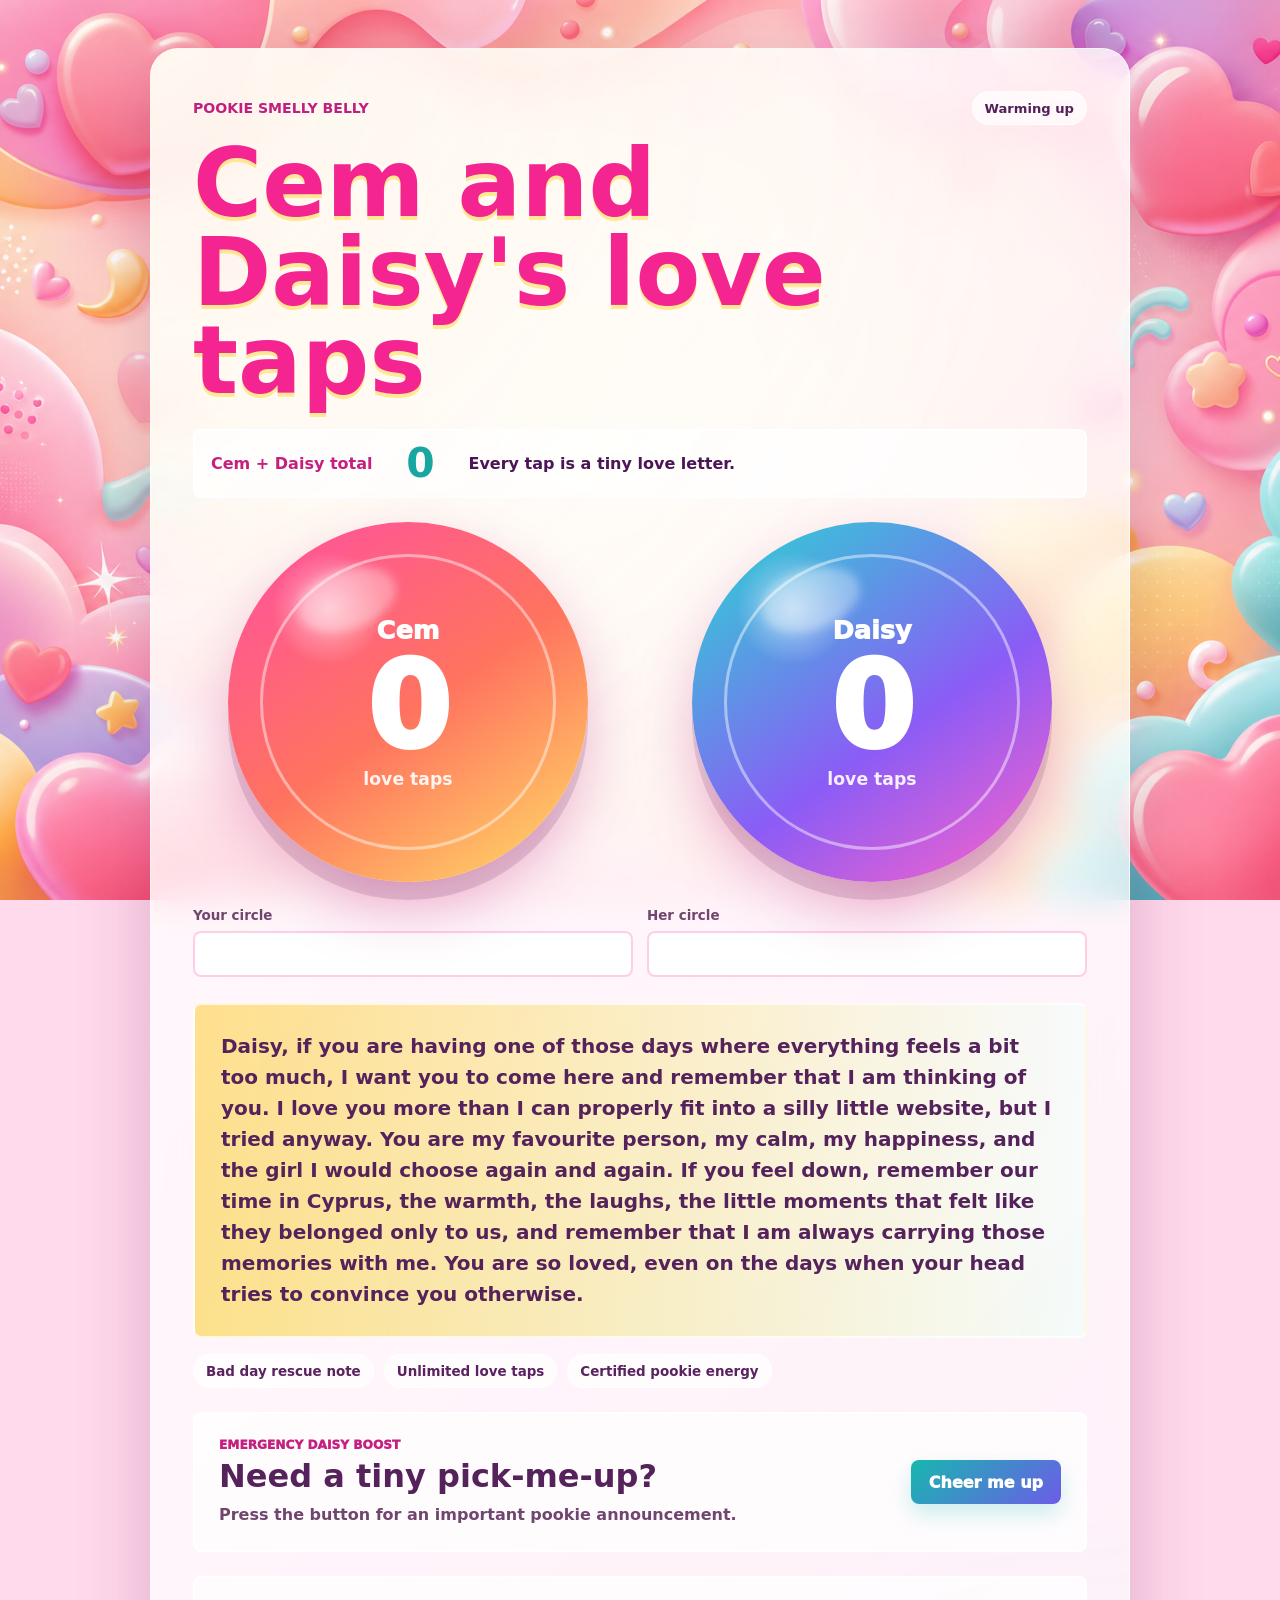
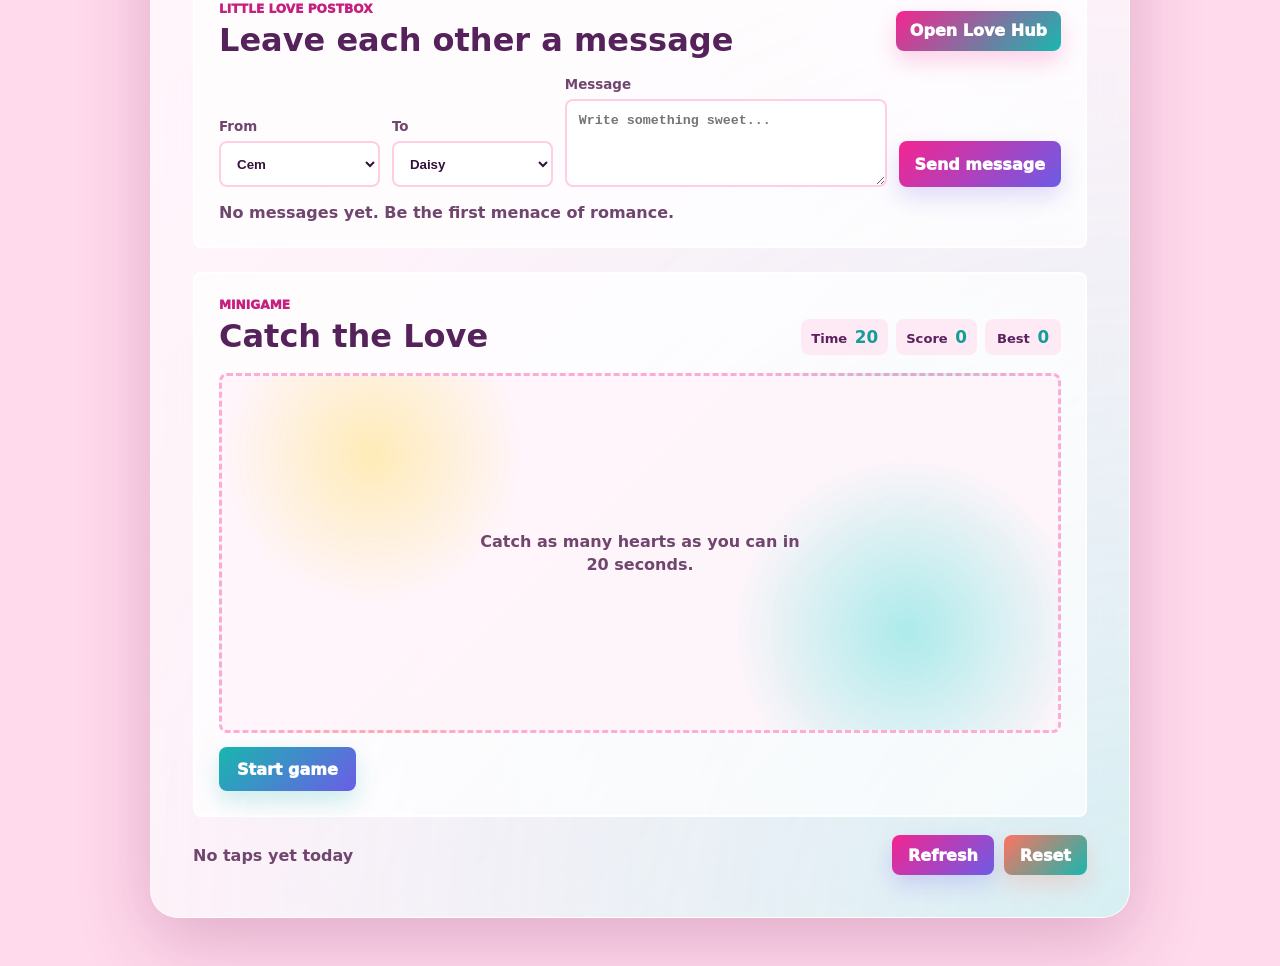
<file: index.html>
<!doctype html>
<html lang="en">
  <head>
    <meta charset="UTF-8" />
    <meta name="viewport" content="width=device-width, initial-scale=1.0" />
    <title>Pookie Smelly Belly</title>
    <link rel="preconnect" href="https://jkydcpnmeawgxenekvzt.supabase.co" />
    <link rel="stylesheet" href="styles.css?v=20260606-1" />
  </head>
  <body>
    <main class="app-shell">
      <section class="love-board" aria-label="Pookie Smelly Belly love counter">
        <div class="title-row">
          <p class="kicker">Pookie Smelly Belly</p>
          <div class="cloud-status" id="cloudStatus">Warming up</div>
        </div>

        <h1>Cem and Daisy's love taps</h1>

        <div class="love-meter" aria-label="Total love taps">
          <span class="meter-label">Cem + Daisy total</span>
          <strong id="totalCount">0</strong>
          <span class="meter-message" id="cuteMessage">Every tap is a tiny love letter.</span>
        </div>

        <div class="circle-grid">
          <button class="love-circle love-circle--sunset" id="personOneButton" type="button">
            <span class="circle-name">Cem</span>
            <span class="circle-count" id="personOneCount">0</span>
            <span class="circle-caption">love taps</span>
          </button>

          <button class="love-circle love-circle--ocean" id="personTwoButton" type="button">
            <span class="circle-name">Daisy</span>
            <span class="circle-count" id="personTwoCount">0</span>
            <span class="circle-caption">love taps</span>
          </button>
        </div>

        <div class="name-controls" aria-label="Rename love circles">
          <label>
            <span>Your circle</span>
            <input id="personOneName" maxlength="24" autocomplete="off" />
          </label>
          <label>
            <span>Her circle</span>
            <input id="personTwoName" maxlength="24" autocomplete="off" />
          </label>
        </div>

        <article class="love-note" aria-label="A love note for a bad day">
          <p>Daisy, if you are having one of those days where everything feels a bit too much, I want you to come here and remember that I am thinking of you. I love you more than I can properly fit into a silly little website, but I tried anyway. You are my favourite person, my calm, my happiness, and the girl I would choose again and again. If you feel down, remember our time in Cyprus, the warmth, the laughs, the little moments that felt like they belonged only to us, and remember that I am always carrying those memories with me. You are so loved, even on the days when your head tries to convince you otherwise.</p>
        </article>

        <div class="mini-promises" aria-label="Tiny promises from Cem to Daisy">
          <span>Bad day rescue note</span>
          <span>Unlimited love taps</span>
          <span>Certified pookie energy</span>
        </div>

        <section class="pick-me-up" aria-labelledby="pickMeUpTitle">
          <div>
            <p class="section-kicker">Emergency Daisy boost</p>
            <h2 id="pickMeUpTitle">Need a tiny pick-me-up?</h2>
            <p id="pickMeUpMessage">Press the button for an important pookie announcement.</p>
          </div>
          <button class="pick-me-up-button" id="pickMeUpButton" type="button">Cheer me up</button>
        </section>

        <section class="message-drop" aria-labelledby="messageDropTitle">
          <div class="message-heading">
            <div>
              <p class="section-kicker">Little love postbox</p>
              <h2 id="messageDropTitle">Leave each other a message</h2>
            </div>
            <a class="hub-link" href="hub.html">Open Love Hub</a>
          </div>

          <form class="message-form" id="messageForm">
            <label>
              <span>From</span>
              <select id="messageFrom">
                <option value="Cem">Cem</option>
                <option value="Daisy">Daisy</option>
              </select>
            </label>
            <label>
              <span>To</span>
              <select id="messageTo">
                <option value="Daisy">Daisy</option>
                <option value="Cem">Cem</option>
              </select>
            </label>
            <label class="message-field">
              <span>Message</span>
              <textarea id="messageText" maxlength="260" rows="4" placeholder="Write something sweet..."></textarea>
            </label>
            <button class="message-send-button" type="submit">Send message</button>
          </form>

          <div class="message-list" id="messageList" aria-live="polite">
            <p class="empty-message">No messages yet. Be the first menace of romance.</p>
          </div>
        </section>

        <section class="mini-game" aria-labelledby="gameTitle">
          <div class="game-heading">
            <div>
              <p class="section-kicker">Minigame</p>
              <h2 id="gameTitle">Catch the Love</h2>
            </div>
            <div class="game-stats" aria-live="polite">
              <span>Time <strong id="gameTime">20</strong></span>
              <span>Score <strong id="gameScore">0</strong></span>
              <span>Best <strong id="gameBest">0</strong></span>
            </div>
          </div>

          <div class="game-arena" id="gameArena">
            <p class="game-message" id="gameMessage">Catch as many hearts as you can in 20 seconds.</p>
            <button class="game-heart" id="gameHeart" type="button" aria-label="Catch the heart">♥</button>
          </div>

          <button class="game-start-button" id="gameStartButton" type="button">Start game</button>
        </section>

        <div class="tiny-history">
          <span id="lastTap">No taps yet today</span>
          <div class="action-buttons">
            <button class="ghost-button" id="syncButton" type="button">Refresh</button>
            <button class="reset-button" id="resetButton" type="button">Reset</button>
          </div>
        </div>
      </section>
    </main>

    <script type="module" src="script.js?v=20260606-1"></script>
  </body>
</html>
</file>
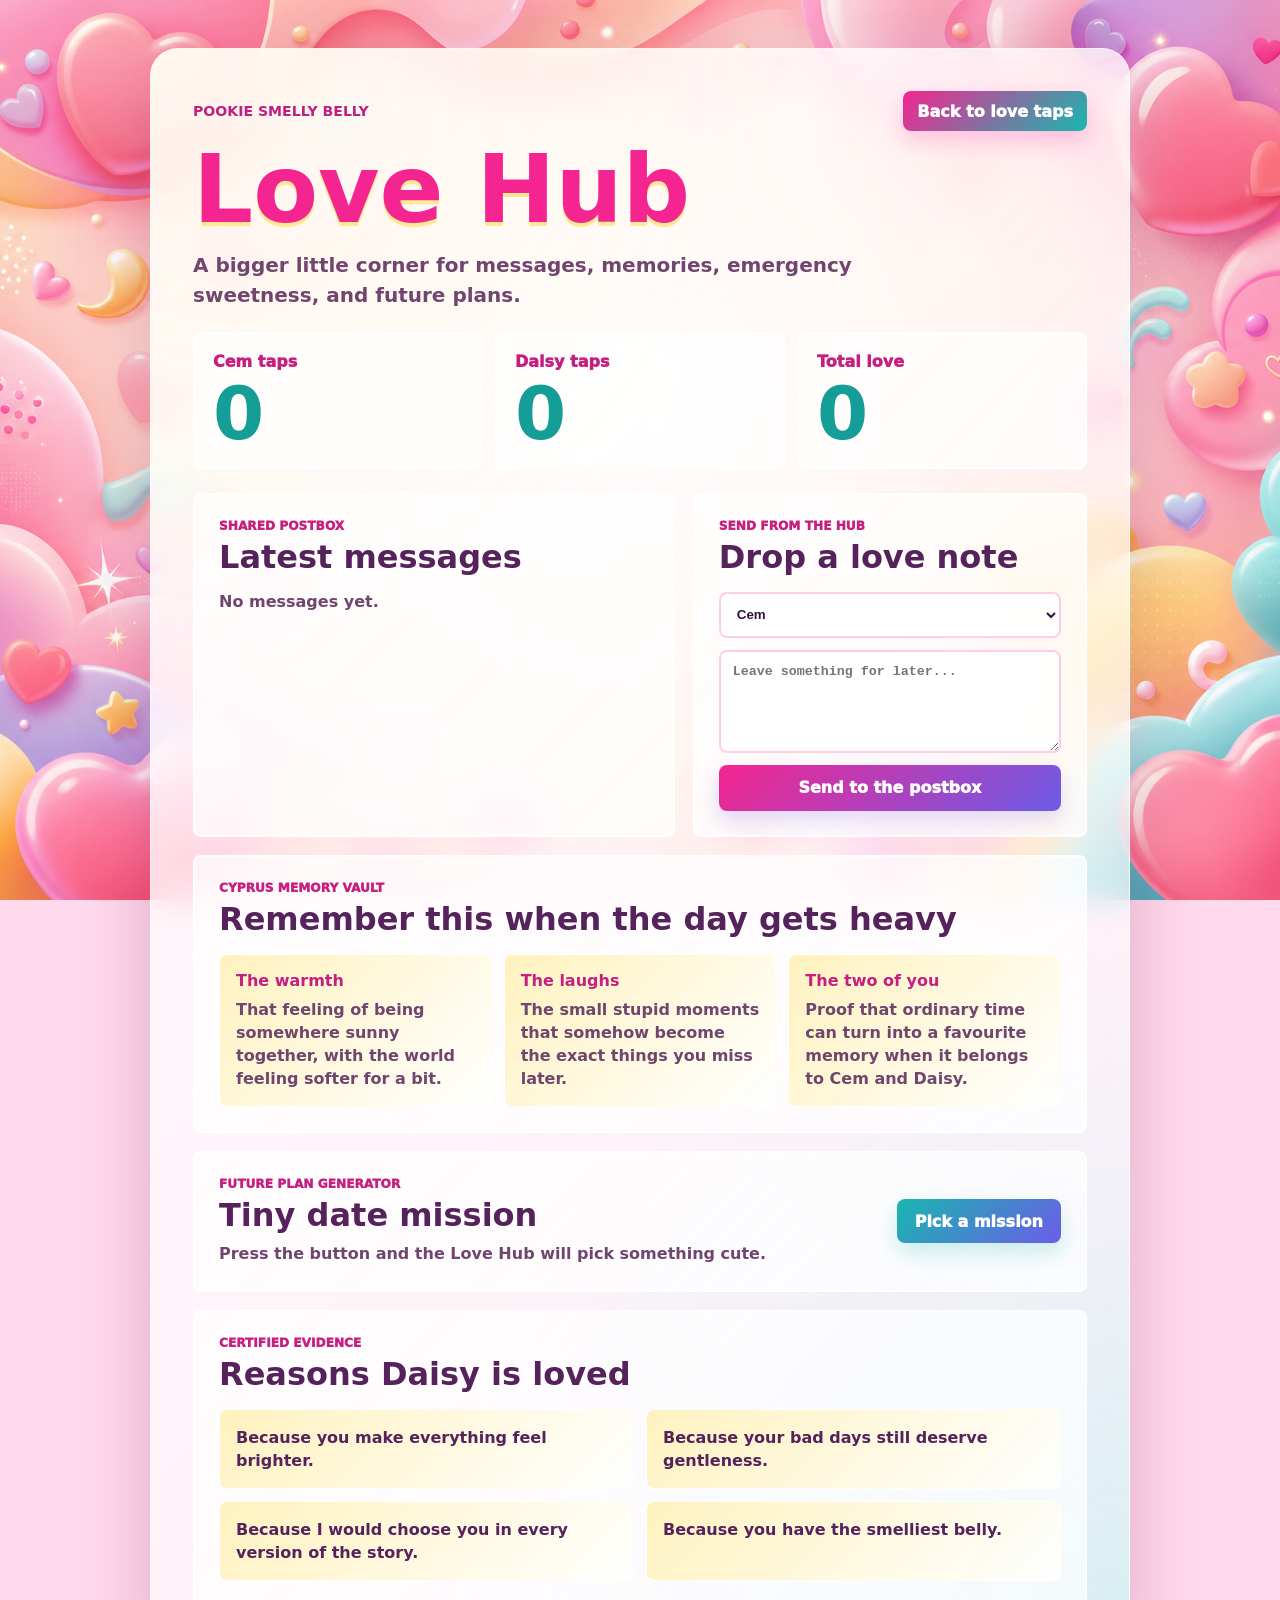
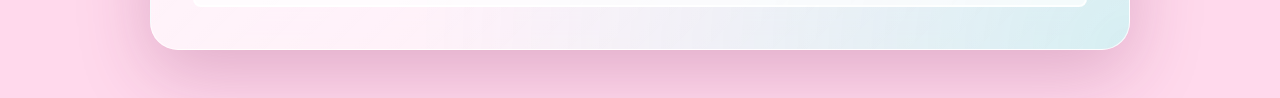
<file: hub.html>
<!doctype html>
<html lang="en">
  <head>
    <meta charset="UTF-8" />
    <meta name="viewport" content="width=device-width, initial-scale=1.0" />
    <title>Cem and Daisy Love Hub</title>
    <link rel="preconnect" href="https://jkydcpnmeawgxenekvzt.supabase.co" />
    <link rel="stylesheet" href="styles.css?v=20260606-1" />
  </head>
  <body>
    <main class="app-shell hub-shell">
      <section class="love-board hub-board" aria-label="Cem and Daisy Love Hub">
        <div class="hub-hero-top">
          <p class="kicker">Pookie Smelly Belly</p>
          <a class="back-link" href="index.html">Back to love taps</a>
        </div>

        <h1>Love Hub</h1>
        <p class="hub-intro">
          A bigger little corner for messages, memories, emergency sweetness, and future plans.
        </p>

        <section class="hub-dashboard" aria-label="Love hub dashboard">
          <article>
            <span>Cem taps</span>
            <strong id="hubCemCount">0</strong>
          </article>
          <article>
            <span>Daisy taps</span>
            <strong id="hubDaisyCount">0</strong>
          </article>
          <article>
            <span>Total love</span>
            <strong id="hubTotalCount">0</strong>
          </article>
        </section>

        <section class="hub-grid">
          <article class="hub-panel">
            <p class="section-kicker">Shared postbox</p>
            <h2>Latest messages</h2>
            <div class="hub-message-list" id="hubMessageList">
              <p class="empty-message">No messages yet.</p>
            </div>
          </article>

          <article class="hub-panel">
            <p class="section-kicker">Send from the hub</p>
            <h2>Drop a love note</h2>
            <form class="hub-message-form" id="hubMessageForm">
              <select id="hubMessageFrom">
                <option value="Cem">Cem</option>
                <option value="Daisy">Daisy</option>
              </select>
              <textarea id="hubMessageText" maxlength="300" rows="5" placeholder="Leave something for later..."></textarea>
              <button class="message-send-button" type="submit">Send to the postbox</button>
            </form>
          </article>
        </section>

        <section class="memory-vault" aria-labelledby="memoryVaultTitle">
          <div>
            <p class="section-kicker">Cyprus memory vault</p>
            <h2 id="memoryVaultTitle">Remember this when the day gets heavy</h2>
          </div>
          <div class="memory-grid">
            <article>
              <strong>The warmth</strong>
              <p>That feeling of being somewhere sunny together, with the world feeling softer for a bit.</p>
            </article>
            <article>
              <strong>The laughs</strong>
              <p>The small stupid moments that somehow become the exact things you miss later.</p>
            </article>
            <article>
              <strong>The two of you</strong>
              <p>Proof that ordinary time can turn into a favourite memory when it belongs to Cem and Daisy.</p>
            </article>
          </div>
        </section>

        <section class="date-mission" aria-labelledby="dateMissionTitle">
          <div>
            <p class="section-kicker">Future plan generator</p>
            <h2 id="dateMissionTitle">Tiny date mission</h2>
            <p id="dateMissionText">Press the button and the Love Hub will pick something cute.</p>
          </div>
          <button class="pick-me-up-button" id="dateMissionButton" type="button">Pick a mission</button>
        </section>

        <section class="reason-wall" aria-label="Reasons Daisy is loved">
          <p class="section-kicker">Certified evidence</p>
          <h2>Reasons Daisy is loved</h2>
          <div class="reason-grid">
            <span>Because you make everything feel brighter.</span>
            <span>Because your bad days still deserve gentleness.</span>
            <span>Because I would choose you in every version of the story.</span>
            <span>Because you have the smelliest belly.</span>
          </div>
        </section>
      </section>
    </main>

    <script type="module" src="hub.js?v=20260606-1"></script>
  </body>
</html>
</file>
<file: styles.css>
:root {
  color-scheme: light;
  --ink: #32123d;
  --muted: #70466e;
  --paper: rgba(255, 255, 255, 0.78);
  --paper-strong: rgba(255, 255, 255, 0.92);
  --pink: #ff4fa3;
  --coral: #ff735f;
  --lemon: #ffe066;
  --aqua: #27d9d2;
  --violet: #8b5cf6;
  --green: #5ce68a;
  --shadow: 0 22px 70px rgba(130, 37, 97, 0.25);
}

* {
  box-sizing: border-box;
}

html,
body {
  min-height: 100%;
}

body {
  margin: 0;
  font-family:
    Inter, ui-sans-serif, system-ui, -apple-system, BlinkMacSystemFont, "Segoe UI",
    sans-serif;
  color: var(--ink);
  background: #ffd9ec url("assets/pookie-background.png") center / cover fixed no-repeat;
}

button,
input {
  font: inherit;
}

.app-shell {
  min-height: 100vh;
  display: grid;
  place-items: center;
  padding: clamp(18px, 4vw, 48px);
}

.love-board {
  width: min(980px, 100%);
  padding: clamp(20px, 4vw, 42px);
  border: 1px solid rgba(255, 255, 255, 0.72);
  border-radius: 28px;
  background:
    linear-gradient(135deg, rgba(255, 255, 255, 0.88), rgba(255, 255, 255, 0.58)),
    radial-gradient(circle at top left, rgba(255, 224, 102, 0.55), transparent 34%),
    radial-gradient(circle at bottom right, rgba(39, 217, 210, 0.45), transparent 38%);
  box-shadow: var(--shadow);
  backdrop-filter: blur(18px) saturate(1.2);
}

.title-row,
.tiny-history {
  display: flex;
  align-items: center;
  justify-content: space-between;
  gap: 14px;
  flex-wrap: wrap;
}

.kicker {
  margin: 0;
  font-size: 0.88rem;
  font-weight: 900;
  letter-spacing: 0;
  text-transform: uppercase;
  color: #bf1f80;
}

.cloud-status {
  min-height: 34px;
  display: inline-flex;
  align-items: center;
  border-radius: 999px;
  padding: 7px 12px;
  color: #512158;
  background: rgba(255, 255, 255, 0.72);
  border: 1px solid rgba(255, 255, 255, 0.8);
  font-size: 0.82rem;
  font-weight: 800;
}

.cloud-status[data-mode="cloud"] {
  color: #114a49;
  background: rgba(209, 255, 244, 0.82);
}

.cloud-status[data-mode="local"] {
  color: #7f3152;
  background: rgba(255, 231, 241, 0.88);
}

.cloud-status[data-mode="loading"] {
  color: #5f4d12;
  background: rgba(255, 243, 181, 0.86);
}

h1 {
  margin: 14px 0 24px;
  max-width: 820px;
  font-size: clamp(2.45rem, 9vw, 5.9rem);
  line-height: 0.94;
  letter-spacing: 0;
  color: #f42590;
  text-shadow: 0 4px 0 rgba(255, 224, 102, 0.68);
}

.love-meter {
  display: grid;
  grid-template-columns: auto auto 1fr;
  align-items: center;
  gap: 12px;
  margin: 0 0 24px;
  padding: 12px 16px;
  border-radius: 8px;
  color: #4b1557;
  background: rgba(255, 255, 255, 0.7);
  border: 2px solid rgba(255, 255, 255, 0.86);
}

.meter-label,
.meter-message {
  font-weight: 850;
}

.meter-label {
  color: #c51f80;
}

.love-meter strong {
  min-width: 72px;
  font-size: clamp(1.65rem, 4vw, 2.55rem);
  line-height: 1;
  color: #18a6a1;
  font-variant-numeric: tabular-nums;
  text-align: center;
}

.meter-message {
  min-width: 0;
  overflow-wrap: anywhere;
}

.circle-grid {
  display: grid;
  grid-template-columns: repeat(2, minmax(220px, 1fr));
  gap: clamp(18px, 4vw, 34px);
  align-items: center;
}

.love-circle {
  position: relative;
  aspect-ratio: 1;
  width: min(100%, 360px);
  justify-self: center;
  display: grid;
  place-items: center;
  align-content: center;
  gap: 8px;
  border: 0;
  border-radius: 50%;
  color: #ffffff;
  cursor: pointer;
  box-shadow:
    0 18px 0 rgba(101, 40, 92, 0.16),
    0 28px 58px rgba(188, 22, 118, 0.28);
  transform: translateY(0) scale(1);
  transition:
    transform 160ms ease,
    box-shadow 160ms ease,
    filter 160ms ease;
  overflow: hidden;
}

.love-circle::before {
  content: "";
  position: absolute;
  inset: 9%;
  border-radius: inherit;
  border: 3px solid rgba(255, 255, 255, 0.45);
  pointer-events: none;
}

.love-circle::after {
  content: "";
  position: absolute;
  top: 13%;
  left: 19%;
  width: 28%;
  height: 17%;
  border-radius: 50%;
  background: rgba(255, 255, 255, 0.35);
  filter: blur(5px);
  transform: rotate(-18deg);
  pointer-events: none;
}

.love-circle:hover {
  filter: saturate(1.08);
  transform: translateY(-5px) scale(1.015);
}

.love-circle:active,
.love-circle.is-popping {
  transform: translateY(5px) scale(0.97);
  box-shadow:
    0 8px 0 rgba(101, 40, 92, 0.18),
    0 18px 34px rgba(188, 22, 118, 0.24);
}

.love-circle:focus-visible,
.ghost-button:focus-visible,
.reset-button:focus-visible,
.pick-me-up-button:focus-visible,
.game-start-button:focus-visible,
.game-heart:focus-visible,
.message-send-button:focus-visible,
.message-form select:focus-visible,
.message-form textarea:focus-visible,
input:focus-visible {
  outline: 4px solid rgba(255, 224, 102, 0.9);
  outline-offset: 4px;
}

.love-circle--sunset {
  background:
    radial-gradient(circle at 28% 24%, rgba(255, 255, 255, 0.52), transparent 15%),
    linear-gradient(145deg, var(--pink), var(--coral) 52%, var(--lemon));
}

.love-circle--ocean {
  background:
    radial-gradient(circle at 28% 24%, rgba(255, 255, 255, 0.52), transparent 15%),
    linear-gradient(145deg, var(--aqua), var(--violet) 58%, #ff63c7);
}

.circle-name,
.circle-caption {
  position: relative;
  z-index: 1;
}

.circle-name {
  max-width: 78%;
  overflow-wrap: anywhere;
  text-align: center;
  font-size: clamp(1.05rem, 2.3vw, 1.6rem);
  font-weight: 950;
}

.circle-count {
  position: relative;
  z-index: 1;
  font-size: clamp(4rem, 12vw, 7.5rem);
  line-height: 0.9;
  font-weight: 1000;
  letter-spacing: 0;
  font-variant-numeric: tabular-nums;
}

.circle-count.is-large {
  font-size: clamp(3rem, 8vw, 5rem);
}

.circle-count.is-huge {
  font-size: clamp(2.25rem, 6vw, 3.75rem);
}

.circle-caption {
  font-size: clamp(0.9rem, 2vw, 1.08rem);
  font-weight: 850;
  opacity: 0.9;
}

.name-controls {
  display: grid;
  grid-template-columns: repeat(2, minmax(0, 1fr));
  gap: 14px;
  margin-top: 26px;
}

.name-controls label {
  display: grid;
  gap: 8px;
  color: var(--muted);
  font-size: 0.84rem;
  font-weight: 900;
}

.name-controls input {
  min-width: 0;
  height: 46px;
  border: 2px solid rgba(255, 79, 163, 0.28);
  border-radius: 8px;
  padding: 0 13px;
  color: var(--ink);
  background: var(--paper-strong);
  font-weight: 800;
}

.love-note {
  margin-top: 26px;
  padding: clamp(18px, 3vw, 26px);
  border-radius: 8px;
  background:
    linear-gradient(90deg, rgba(255, 224, 102, 0.72), rgba(255, 255, 255, 0.75)),
    linear-gradient(135deg, rgba(255, 79, 163, 0.16), rgba(39, 217, 210, 0.18));
  border: 2px solid rgba(255, 255, 255, 0.72);
}

.love-note p {
  margin: 0;
  color: #55225b;
  font-size: clamp(1.02rem, 2vw, 1.25rem);
  line-height: 1.55;
  font-weight: 750;
}

.mini-promises {
  display: flex;
  flex-wrap: wrap;
  gap: 10px;
  margin-top: 16px;
}

.mini-promises span {
  min-height: 34px;
  display: inline-flex;
  align-items: center;
  border-radius: 999px;
  padding: 7px 12px;
  color: #5a225f;
  background: rgba(255, 255, 255, 0.72);
  border: 1px solid rgba(255, 255, 255, 0.84);
  font-size: 0.84rem;
  font-weight: 900;
}

.pick-me-up,
.mini-game {
  margin-top: 24px;
  border: 2px solid rgba(255, 255, 255, 0.82);
  border-radius: 8px;
  background: rgba(255, 255, 255, 0.72);
}

.pick-me-up {
  display: grid;
  grid-template-columns: 1fr auto;
  gap: 18px;
  align-items: center;
  padding: clamp(18px, 3vw, 24px);
}

.section-kicker {
  margin: 0 0 5px;
  color: #c51f80;
  font-size: 0.76rem;
  font-weight: 950;
  text-transform: uppercase;
}

h2 {
  margin: 0;
  color: #55225b;
  font-size: clamp(1.35rem, 3vw, 2rem);
  letter-spacing: 0;
}

.pick-me-up p:last-child {
  margin: 8px 0 0;
  color: var(--muted);
  font-weight: 750;
  line-height: 1.45;
}

.pick-me-up-button,
.game-start-button {
  min-height: 44px;
  border: 0;
  border-radius: 8px;
  padding: 0 18px;
  color: #ffffff;
  background: linear-gradient(135deg, #18b7af, #6c5ce7);
  box-shadow: 0 10px 22px rgba(24, 183, 175, 0.22);
  cursor: pointer;
  font-weight: 950;
  transition: transform 160ms ease;
}

.pick-me-up-button.is-popping {
  transform: scale(0.96);
}

.message-drop {
  margin-top: 24px;
  padding: clamp(18px, 3vw, 24px);
  border: 2px solid rgba(255, 255, 255, 0.82);
  border-radius: 8px;
  background: rgba(255, 255, 255, 0.72);
}

.message-heading,
.hub-hero-top {
  display: flex;
  justify-content: space-between;
  align-items: center;
  gap: 16px;
  flex-wrap: wrap;
}

.hub-link,
.back-link {
  min-height: 40px;
  display: inline-flex;
  align-items: center;
  border-radius: 8px;
  padding: 0 14px;
  color: #ffffff;
  background: linear-gradient(135deg, #f42590, #18b7af);
  box-shadow: 0 10px 22px rgba(244, 37, 144, 0.2);
  font-weight: 950;
  text-decoration: none;
}

.message-form {
  display: grid;
  grid-template-columns: minmax(130px, 0.5fr) minmax(130px, 0.5fr) 1fr auto;
  gap: 12px;
  align-items: end;
  margin-top: 18px;
}

.message-form label {
  display: grid;
  gap: 7px;
  color: var(--muted);
  font-size: 0.84rem;
  font-weight: 900;
}

.message-form select,
.message-form textarea {
  width: 100%;
  border: 2px solid rgba(255, 79, 163, 0.28);
  border-radius: 8px;
  color: var(--ink);
  background: var(--paper-strong);
  font-weight: 800;
}

.message-form select {
  height: 46px;
  padding: 0 12px;
}

.message-form textarea {
  min-height: 46px;
  resize: vertical;
  padding: 12px;
}

.message-send-button {
  min-height: 46px;
  border: 0;
  border-radius: 8px;
  padding: 0 16px;
  color: #ffffff;
  background: linear-gradient(135deg, #f42590, #6c5ce7);
  box-shadow: 0 10px 22px rgba(108, 92, 231, 0.2);
  cursor: pointer;
  font-weight: 950;
}

.message-list {
  display: grid;
  gap: 10px;
  margin-top: 16px;
}

.message-card,
.hub-message-card {
  border-radius: 8px;
  padding: 14px;
  color: #55225b;
  background: rgba(255, 255, 255, 0.76);
  border: 1px solid rgba(255, 255, 255, 0.86);
}

.message-card div,
.hub-message-card div {
  display: flex;
  gap: 8px;
  flex-wrap: wrap;
  align-items: baseline;
}

.message-card span,
.hub-message-card span,
.message-card time,
.hub-message-card time {
  color: var(--muted);
  font-size: 0.82rem;
  font-weight: 850;
}

.message-card p,
.hub-message-card p {
  margin: 8px 0;
  line-height: 1.45;
  font-weight: 760;
}

.empty-message {
  margin: 0;
  color: var(--muted);
  font-weight: 850;
}

.mini-game {
  padding: clamp(18px, 3vw, 24px);
}

.game-heading {
  display: flex;
  justify-content: space-between;
  align-items: end;
  gap: 16px;
  flex-wrap: wrap;
}

.game-stats {
  display: flex;
  gap: 8px;
  flex-wrap: wrap;
}

.game-stats span {
  min-width: 76px;
  padding: 8px 10px;
  border-radius: 8px;
  color: #5a225f;
  background: rgba(255, 231, 244, 0.86);
  font-size: 0.82rem;
  font-weight: 850;
  text-align: center;
}

.game-stats strong {
  margin-left: 3px;
  color: #159d97;
  font-size: 1.05rem;
  font-variant-numeric: tabular-nums;
}

.game-arena {
  position: relative;
  height: clamp(250px, 44vw, 360px);
  margin: 18px 0 14px;
  border: 3px dashed rgba(244, 37, 144, 0.35);
  border-radius: 8px;
  overflow: hidden;
  background:
    radial-gradient(circle at 18% 22%, rgba(255, 224, 102, 0.45), transparent 20%),
    radial-gradient(circle at 82% 72%, rgba(39, 217, 210, 0.38), transparent 24%),
    rgba(255, 244, 250, 0.84);
}

.game-message {
  position: absolute;
  inset: 50% auto auto 50%;
  width: min(320px, calc(100% - 80px));
  margin: 0;
  transform: translate(-50%, -50%);
  color: #70466e;
  font-weight: 900;
  line-height: 1.45;
  text-align: center;
}

.game-heart {
  position: absolute;
  left: calc(50% - 32px);
  top: calc(50% - 32px);
  width: 64px;
  height: 64px;
  display: none;
  place-items: center;
  border: 0;
  border-radius: 50%;
  color: #ffffff;
  background: linear-gradient(145deg, #ff4fa3, #ff735f);
  box-shadow:
    0 10px 0 rgba(173, 29, 112, 0.16),
    0 16px 28px rgba(244, 37, 144, 0.3);
  cursor: pointer;
  font-size: 2rem;
  transition: transform 100ms ease;
}

.game-arena.is-playing .game-heart {
  display: grid;
}

.game-arena.is-playing .game-message {
  opacity: 0.18;
}

.game-heart.is-caught {
  transform: scale(0.78);
}

.game-start-button:disabled {
  cursor: default;
  opacity: 0.66;
}

.hub-shell {
  place-items: start center;
}

.hub-board {
  overflow: hidden;
}

.hub-intro {
  max-width: 720px;
  margin: -8px 0 22px;
  color: var(--muted);
  font-size: clamp(1.04rem, 2vw, 1.25rem);
  font-weight: 780;
  line-height: 1.5;
}

.hub-dashboard {
  display: grid;
  grid-template-columns: repeat(3, minmax(0, 1fr));
  gap: 12px;
  margin-bottom: 24px;
}

.hub-dashboard article,
.hub-panel,
.memory-vault,
.date-mission,
.reason-wall {
  border: 2px solid rgba(255, 255, 255, 0.82);
  border-radius: 8px;
  background: rgba(255, 255, 255, 0.72);
}

.hub-dashboard article {
  padding: 18px;
}

.hub-dashboard span {
  color: #c51f80;
  font-weight: 950;
}

.hub-dashboard strong {
  display: block;
  margin-top: 8px;
  color: #159d97;
  font-size: clamp(2.15rem, 7vw, 4.6rem);
  line-height: 0.95;
  font-variant-numeric: tabular-nums;
}

.hub-grid {
  display: grid;
  grid-template-columns: minmax(0, 1.1fr) minmax(280px, 0.9fr);
  gap: 18px;
}

.hub-panel,
.memory-vault,
.date-mission,
.reason-wall {
  padding: clamp(18px, 3vw, 24px);
}

.hub-message-list {
  display: grid;
  gap: 10px;
  margin-top: 16px;
  max-height: 440px;
  overflow: auto;
}

.hub-message-form {
  display: grid;
  gap: 12px;
  margin-top: 16px;
}

.hub-message-form select,
.hub-message-form textarea {
  width: 100%;
  border: 2px solid rgba(255, 79, 163, 0.28);
  border-radius: 8px;
  color: var(--ink);
  background: var(--paper-strong);
  font-weight: 800;
}

.hub-message-form select {
  height: 46px;
  padding: 0 12px;
}

.hub-message-form textarea {
  resize: vertical;
  padding: 12px;
}

.memory-vault,
.date-mission,
.reason-wall {
  margin-top: 18px;
}

.memory-grid,
.reason-grid {
  display: grid;
  gap: 12px;
  margin-top: 16px;
}

.memory-grid {
  grid-template-columns: repeat(3, minmax(0, 1fr));
}

.memory-grid article,
.reason-grid span {
  border-radius: 8px;
  padding: 16px;
  color: #55225b;
  background:
    linear-gradient(135deg, rgba(255, 224, 102, 0.42), rgba(255, 255, 255, 0.74)),
    rgba(255, 255, 255, 0.7);
  border: 1px solid rgba(255, 255, 255, 0.86);
}

.memory-grid strong {
  color: #c51f80;
}

.memory-grid p {
  margin: 8px 0 0;
  color: var(--muted);
  font-weight: 760;
  line-height: 1.45;
}

.date-mission {
  display: grid;
  grid-template-columns: 1fr auto;
  gap: 16px;
  align-items: center;
}

.date-mission p:last-child {
  margin: 8px 0 0;
  color: var(--muted);
  font-weight: 800;
  line-height: 1.45;
}

.reason-grid {
  grid-template-columns: repeat(2, minmax(0, 1fr));
}

.reason-grid span {
  font-weight: 850;
  line-height: 1.45;
}

.tiny-history {
  margin-top: 18px;
  color: var(--muted);
  font-weight: 800;
}

.action-buttons {
  display: flex;
  gap: 10px;
  flex-wrap: wrap;
}

.ghost-button,
.reset-button {
  min-height: 40px;
  border: 0;
  border-radius: 8px;
  padding: 0 16px;
  color: #ffffff;
  font-weight: 950;
  cursor: pointer;
}

.ghost-button {
  background: linear-gradient(135deg, #f42590, #6c5ce7);
  box-shadow: 0 10px 22px rgba(108, 92, 231, 0.22);
}

.reset-button {
  background: linear-gradient(135deg, #ff735f, #18b7af);
  box-shadow: 0 10px 22px rgba(255, 115, 95, 0.22);
}

.heart-burst {
  position: fixed;
  z-index: 4;
  transform: translate(-50%, -50%);
  color: #ff2f92;
  font-size: 28px;
  font-weight: 900;
  pointer-events: none;
  animation: float-love 850ms ease-out forwards;
  text-shadow: 0 2px 0 rgba(255, 255, 255, 0.75);
}

.milestone-toast {
  position: fixed;
  left: 50%;
  bottom: 24px;
  z-index: 5;
  max-width: min(420px, calc(100vw - 32px));
  transform: translateX(-50%);
  padding: 14px 18px;
  border-radius: 8px;
  color: #ffffff;
  background: linear-gradient(135deg, #f42590, #18b7af);
  box-shadow: 0 20px 45px rgba(74, 22, 91, 0.25);
  font-weight: 950;
  text-align: center;
  animation: toast-in 2400ms ease forwards;
}

@keyframes toast-in {
  0% {
    opacity: 0;
    transform: translate(-50%, 18px) scale(0.96);
  }

  15%,
  82% {
    opacity: 1;
    transform: translate(-50%, 0) scale(1);
  }

  100% {
    opacity: 0;
    transform: translate(-50%, 18px) scale(0.98);
  }
}

@keyframes float-love {
  from {
    opacity: 1;
    transform: translate(-50%, -50%) scale(0.85) rotate(-8deg);
  }

  to {
    opacity: 0;
    transform: translate(-50%, -165%) scale(1.6) rotate(10deg);
  }
}

@media (max-width: 720px) {
  .app-shell {
    place-items: start center;
  }

  .love-board {
    border-radius: 18px;
  }

  .circle-grid,
  .name-controls,
  .love-meter,
  .pick-me-up,
  .message-form,
  .hub-dashboard,
  .hub-grid,
  .memory-grid,
  .date-mission,
  .reason-grid {
    grid-template-columns: 1fr;
  }

  .love-meter strong {
    text-align: left;
  }

  .love-circle {
    width: min(100%, 292px);
  }
}

@media (prefers-reduced-motion: reduce) {
  *,
  *::before,
  *::after {
    animation-duration: 1ms !important;
    transition-duration: 1ms !important;
    scroll-behavior: auto !important;
  }
}
</file>
